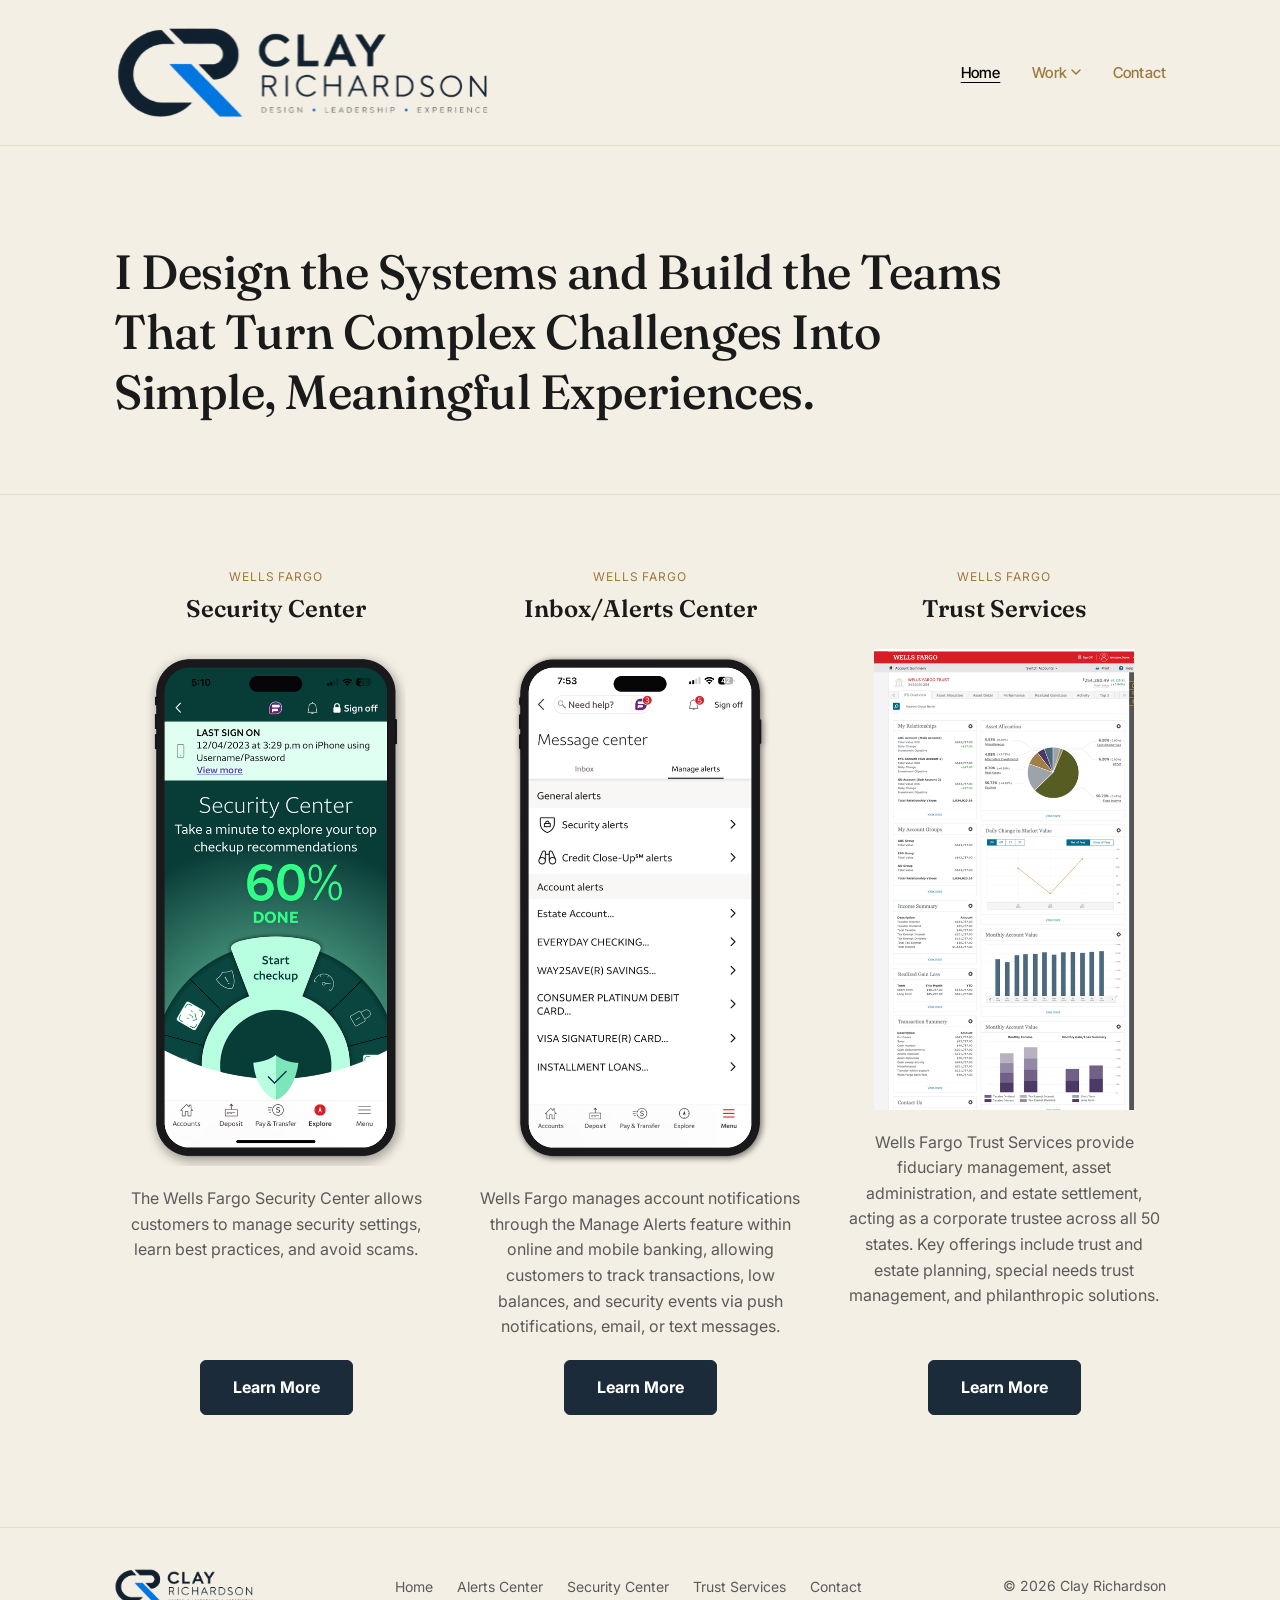
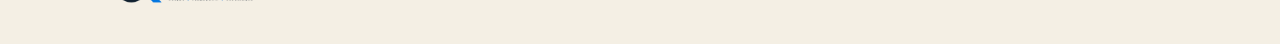
<file: index.html>
<!doctype html>
<html lang="en">
<head>
  <meta charset="UTF-8" />
  <meta name="viewport" content="width=device-width, initial-scale=1, minimum-scale=1" />
  <title>Clay Richardson | UX &amp; Design Leadership</title>
  <meta name="description" content="Clay Richardson — UX and design leadership. I design the systems and build the teams that turn complex challenges into simple, meaningful experiences." />
  <link rel="icon" href="images/cr_favicon.png" type="image/png" />
  <link rel="preconnect" href="https://fonts.googleapis.com" />
  <link rel="preconnect" href="https://fonts.gstatic.com" crossorigin />
  <link href="https://fonts.googleapis.com/css2?family=Fraunces:opsz,wght@9..144,400;9..144,500;9..144,600;9..144,700&family=Inter:wght@400;500;600;700&family=Inter+Tight:wght@400;500;600;700&display=swap" rel="stylesheet" />
  <link rel="stylesheet" href="styles.css" />
</head>
<body>
  <a class="skip-link" href="#main">Skip to content</a>


  <header class="site-header">
    <div class="wrap">
      <a class="site-logo" href="index.html" aria-label="Clay Richardson home">
        <img src="images/cr_logo.png" alt="Clay Richardson | UX &amp; Design Leadership" />
      </a>
      <nav class="site-nav" aria-label="Primary">
        <ul>
          <li><a href="index.html" class="active">Home</a></li>
          <li class="has-dropdown">
            <button type="button" class="dropdown-toggle" aria-haspopup="true" aria-expanded="false">Work
              <svg class="chevron" viewBox="0 0 10 6" fill="none" aria-hidden="true"><path d="M1 1L5 5L9 1" stroke="currentColor" stroke-width="1.5" stroke-linecap="round" stroke-linejoin="round"/></svg>
            </button>
            <ul class="dropdown">
              <li><a href="alerts-center.html">Alerts Center</a></li>
              <li><a href="security-center.html">Security Center</a></li>
              <li><a href="trust-services.html">Trust Services</a></li>
            </ul>
          </li>
          <li><a href="contact.html">Contact</a></li>
        </ul>
      </nav>
      <button class="menu-toggle" aria-expanded="false" aria-label="Toggle menu">Menu</button>
    </div>
  </header>

  <main id="main">
    <section class="hero">
      <div class="wrap">
        <h1>I Design the Systems and Build the Teams That Turn Complex Challenges Into Simple, Meaningful Experiences.</h1>
      </div>
    </section>

    <section class="work">
      <div class="wrap">
        <div class="work-grid">

          <article class="work-tile">
            <span class="work-eyebrow">wells fargo</span>
            <h3>Security Center</h3>
            <div class="work-media">
              <img src="images/iphone-sc-home.png" alt="Wells Fargo Security Center mobile screen" />
            </div>
            <p>The Wells Fargo Security Center allows customers to manage security settings, learn best practices, and avoid scams.</p>
            <a class="btn-primary" href="security-center.html">Learn More</a>
          </article>

          <article class="work-tile">
            <span class="work-eyebrow">Wells fargo</span>
            <h3>Inbox/Alerts Center</h3>
            <div class="work-media">
              <img src="images/new-inbox.png" alt="Wells Fargo Inbox and Alerts Center mobile screen" />
            </div>
            <p>Wells Fargo manages account notifications through the Manage Alerts feature within online and mobile banking, allowing customers to track transactions, low balances, and security events via push notifications, email, or text messages.</p>
            <a class="btn-primary" href="alerts-center.html">Learn More</a>
          </article>

          <article class="work-tile">
            <span class="work-eyebrow">wells fargo</span>
            <h3>Trust Services</h3>
            <div class="work-media">
              <img src="images/new-ifs-dash.png" alt="Wells Fargo Trust Services dashboard" />
            </div>
            <p>Wells Fargo Trust Services provide fiduciary management, asset administration, and estate settlement, acting as a corporate trustee across all 50 states. Key offerings include trust and estate planning, special needs trust management, and philanthropic solutions.</p>
            <a class="btn-primary" href="trust-services.html">Learn More</a>
          </article>

        </div>
      </div>
    </section>
  </main>

  <footer class="site-footer">
    <div class="wrap">
      <a class="site-logo" href="index.html" aria-label="Clay Richardson home">
        <img src="images/cr_logo.png" alt="Clay Richardson | UX &amp; Design Leadership" />
      </a>
      <nav aria-label="Footer">
        <ul>
          <li><a href="index.html">Home</a></li>
          <li><a href="alerts-center.html">Alerts Center</a></li>
          <li><a href="security-center.html">Security Center</a></li>
          <li><a href="trust-services.html">Trust Services</a></li>
          <li><a href="contact.html">Contact</a></li>
        </ul>
      </nav>
      <span class="copyright">© 2026 Clay Richardson</span>
    </div>
  </footer>

  <script src="nav.js"></script>
</body>
</html>
</file>
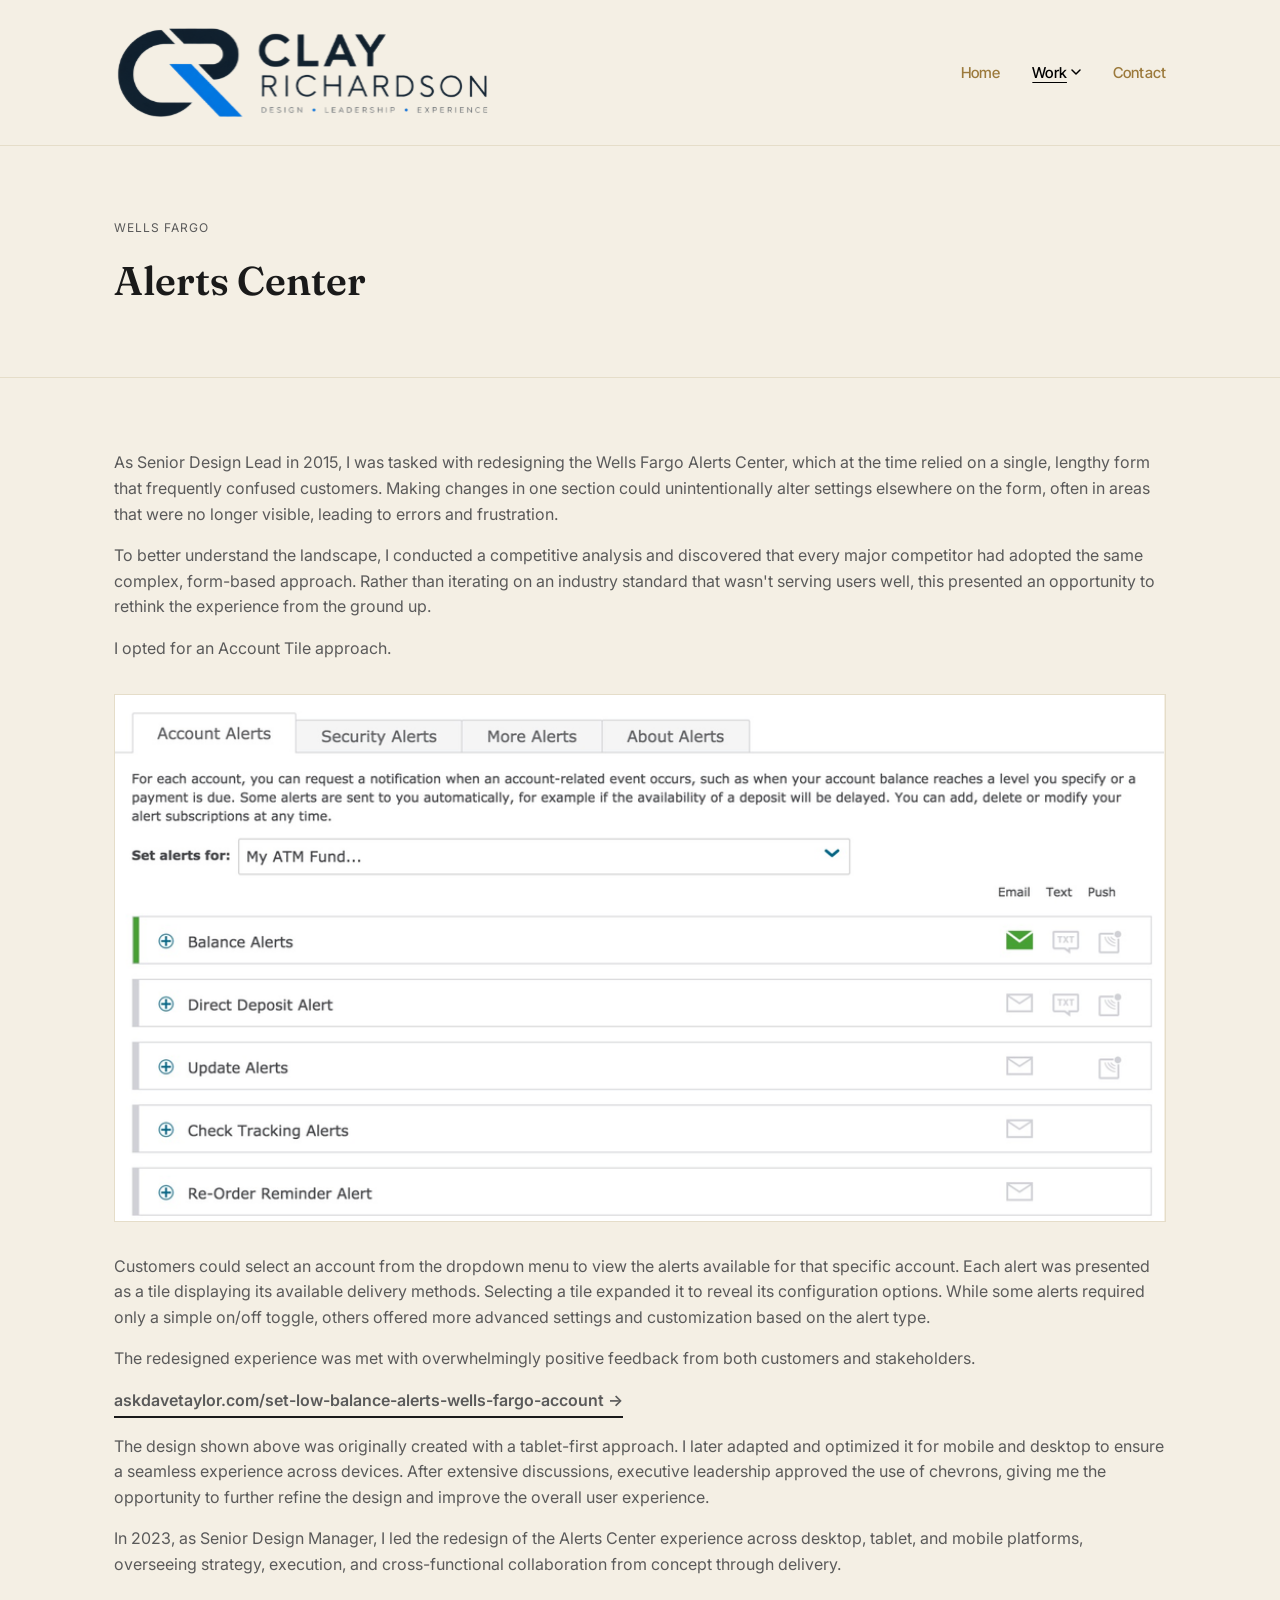
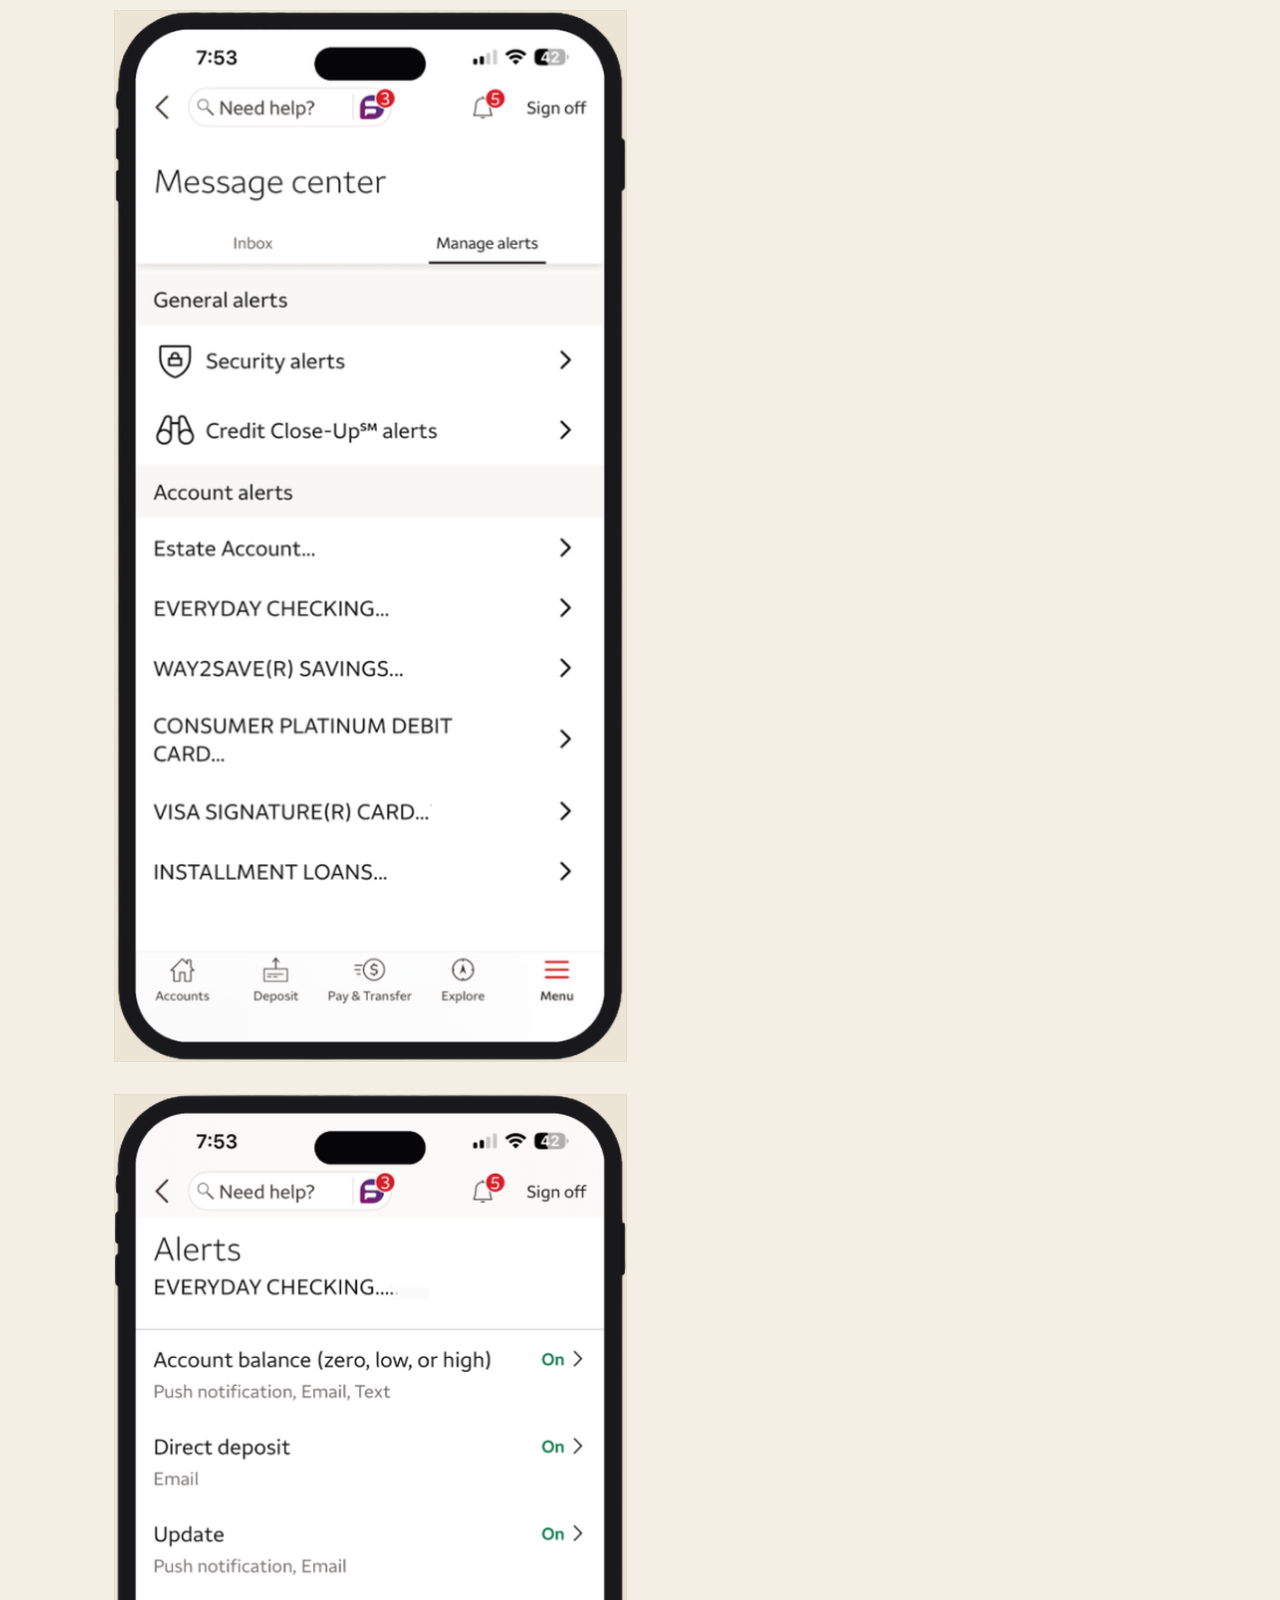
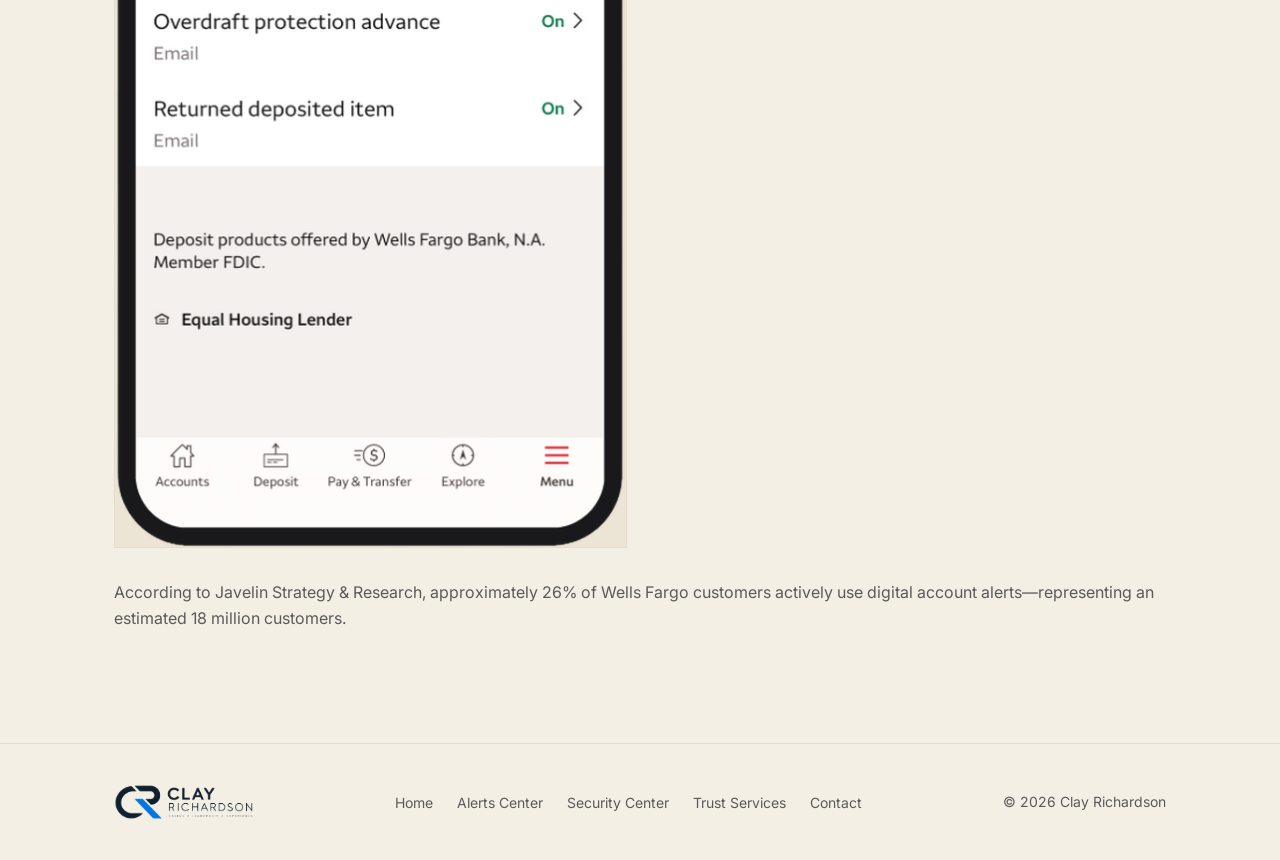
<file: alerts-center.html>
<!doctype html>
<html lang="en">
<head>
  <meta charset="UTF-8" />
  <meta name="viewport" content="width=device-width, initial-scale=1, minimum-scale=1" />
  <title>Alerts Center | Clay Richardson</title>
  <meta name="description" content="Case study: Wells Fargo Inbox/Alerts Center redesign — from a confusing single-form settings page to an Account Tile approach used by an estimated 18 million customers." />
  <link rel="icon" href="images/cr_favicon.png" type="image/png" />
  <link rel="preconnect" href="https://fonts.googleapis.com" />
  <link rel="preconnect" href="https://fonts.gstatic.com" crossorigin />
  <link href="https://fonts.googleapis.com/css2?family=Fraunces:opsz,wght@9..144,400;9..144,500;9..144,600;9..144,700&family=Inter:wght@400;500;600;700&family=Inter+Tight:wght@400;500;600;700&display=swap" rel="stylesheet" />
  <link rel="stylesheet" href="styles.css" />
</head>
<body>
  <a class="skip-link" href="#main">Skip to content</a>


  <header class="site-header">
    <div class="wrap">
      <a class="site-logo" href="index.html" aria-label="Clay Richardson home">
        <img src="images/cr_logo.png" alt="Clay Richardson | UX &amp; Design Leadership" />
      </a>
      <nav class="site-nav" aria-label="Primary">
        <ul>
          <li><a href="index.html">Home</a></li>
          <li class="has-dropdown active">
            <button type="button" class="dropdown-toggle" aria-haspopup="true" aria-expanded="false">Work
              <svg class="chevron" viewBox="0 0 10 6" fill="none" aria-hidden="true"><path d="M1 1L5 5L9 1" stroke="currentColor" stroke-width="1.5" stroke-linecap="round" stroke-linejoin="round"/></svg>
            </button>
            <ul class="dropdown">
              <li><a href="alerts-center.html" class="active">Alerts Center</a></li>
              <li><a href="security-center.html">Security Center</a></li>
              <li><a href="trust-services.html">Trust Services</a></li>
            </ul>
          </li>
          <li><a href="contact.html">Contact</a></li>
        </ul>
      </nav>
      <button class="menu-toggle" aria-expanded="false" aria-label="Toggle menu">Menu</button>
    </div>
  </header>

  <main id="main">
    <section class="page-hero">
      <div class="wrap">
        <span class="eyebrow">Wells Fargo</span>
        <h1>Alerts Center</h1>
      </div>
    </section>

    <section class="page-content">
      <div class="wrap">
        <p>As Senior Design Lead in 2015, I was tasked with redesigning the Wells Fargo Alerts Center, which at the time relied on a single, lengthy form that frequently confused customers. Making changes in one section could unintentionally alter settings elsewhere on the form, often in areas that were no longer visible, leading to errors and frustration.</p>

        <p>To better understand the landscape, I conducted a competitive analysis and discovered that every major competitor had adopted the same complex, form-based approach. Rather than iterating on an industry standard that wasn't serving users well, this presented an opportunity to rethink the experience from the ground up.</p>

        <p>I opted for an Account Tile approach.</p>

        <div class="page-media">
          <img src="images/alerts-first-version.png" alt="Early version of the Account Tile redesign showing an accordion-style list of alert types with email, text, and push delivery icons" />
        </div>

        <p>Customers could select an account from the dropdown menu to view the alerts available for that specific account. Each alert was presented as a tile displaying its available delivery methods. Selecting a tile expanded it to reveal its configuration options. While some alerts required only a simple on/off toggle, others offered more advanced settings and customization based on the alert type.</p>

        <p>The redesigned experience was met with overwhelmingly positive feedback from both customers and stakeholders.</p>

        <p><a class="btn-link" href="https://www.askdavetaylor.com/set-low-balance-alerts-wells-fargo-account" target="_blank" rel="noopener">askdavetaylor.com/set-low-balance-alerts-wells-fargo-account →</a></p>

        <p>The design shown above was originally created with a tablet-first approach. I later adapted and optimized it for mobile and desktop to ensure a seamless experience across devices. After extensive discussions, executive leadership approved the use of chevrons, giving me the opportunity to further refine the design and improve the overall user experience.</p>

        <p>In 2023, as Senior Design Manager, I led the redesign of the Alerts Center experience across desktop, tablet, and mobile platforms, overseeing strategy, execution, and cross-functional collaboration from concept through delivery.</p>

        <div class="page-media size-513">
          <img src="images/alerts-inbox.png" alt="Message center Manage alerts tab showing general and account-level alert categories" />
        </div>

        <div class="page-media size-513">
          <img src="images/alerts-checking-account.png" alt="Alert list for a checking account with masked account number" />
        </div>

        <p>According to Javelin Strategy &amp; Research, approximately 26% of Wells Fargo customers actively use digital account alerts—representing an estimated 18 million customers.</p>
      </div>
    </section>
  </main>

  <footer class="site-footer">
    <div class="wrap">
      <a class="site-logo" href="index.html" aria-label="Clay Richardson home">
        <img src="images/cr_logo.png" alt="Clay Richardson | UX &amp; Design Leadership" />
      </a>
      <nav aria-label="Footer">
        <ul>
          <li><a href="index.html">Home</a></li>
          <li><a href="alerts-center.html">Alerts Center</a></li>
          <li><a href="security-center.html">Security Center</a></li>
          <li><a href="trust-services.html">Trust Services</a></li>
          <li><a href="contact.html">Contact</a></li>
        </ul>
      </nav>
      <span class="copyright">© 2026 Clay Richardson</span>
    </div>
  </footer>

  <script src="nav.js"></script>
</body>
</html>
</file>
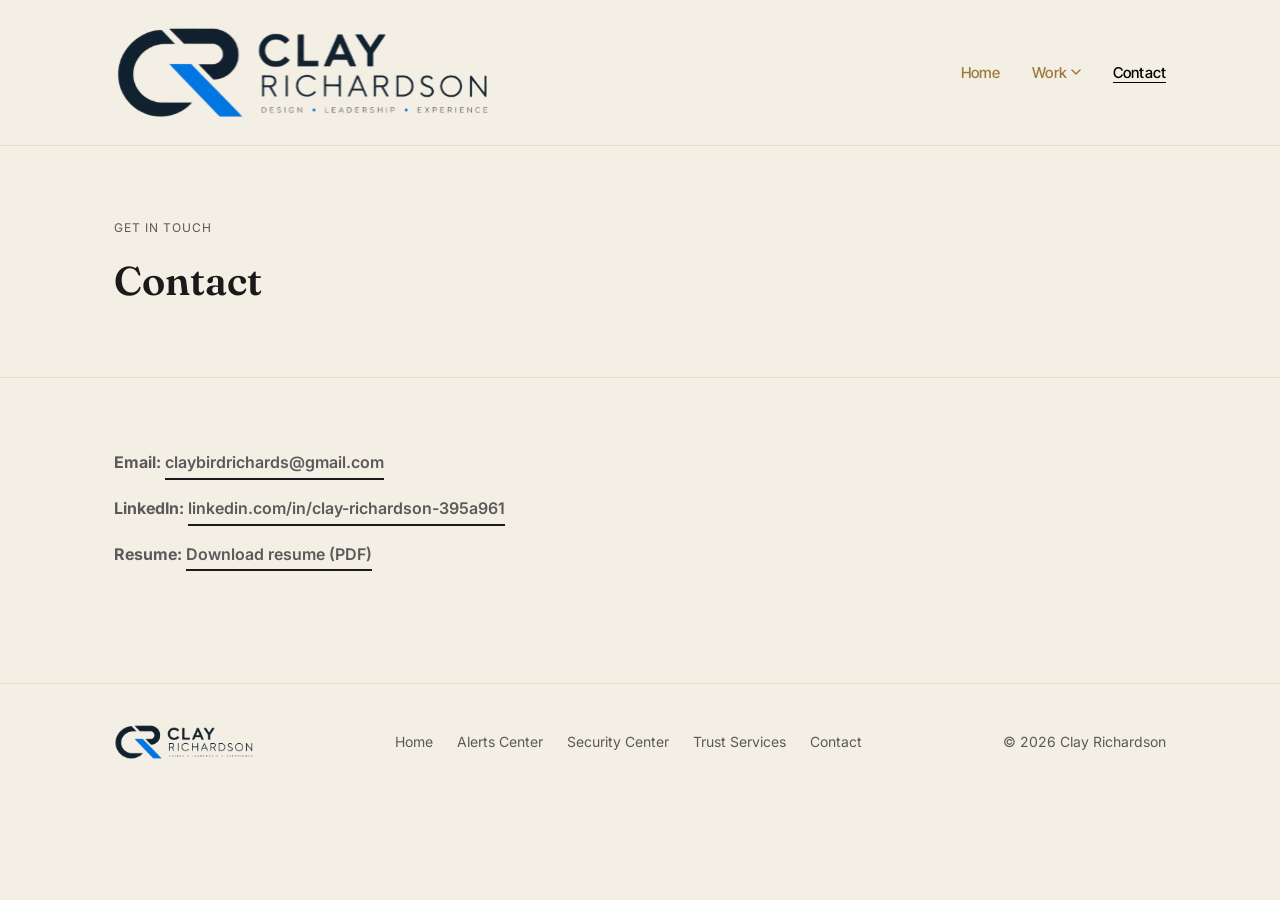
<file: contact.html>
<!doctype html>
<html lang="en">
<head>
  <meta charset="UTF-8" />
  <meta name="viewport" content="width=device-width, initial-scale=1, minimum-scale=1" />
  <title>Contact | Clay Richardson</title>
  <meta name="description" content="Contact Clay Richardson — email, LinkedIn, and resume." />
  <link rel="icon" href="images/cr_favicon.png" type="image/png" />
  <link rel="preconnect" href="https://fonts.googleapis.com" />
  <link rel="preconnect" href="https://fonts.gstatic.com" crossorigin />
  <link href="https://fonts.googleapis.com/css2?family=Fraunces:opsz,wght@9..144,400;9..144,500;9..144,600;9..144,700&family=Inter:wght@400;500;600;700&family=Inter+Tight:wght@400;500;600;700&display=swap" rel="stylesheet" />
  <link rel="stylesheet" href="styles.css" />
</head>
<body>
  <a class="skip-link" href="#main">Skip to content</a>


  <header class="site-header">
    <div class="wrap">
      <a class="site-logo" href="index.html" aria-label="Clay Richardson home">
        <img src="images/cr_logo.png" alt="Clay Richardson | UX &amp; Design Leadership" />
      </a>
      <nav class="site-nav" aria-label="Primary">
        <ul>
          <li><a href="index.html">Home</a></li>
          <li class="has-dropdown">
            <button type="button" class="dropdown-toggle" aria-haspopup="true" aria-expanded="false">Work
              <svg class="chevron" viewBox="0 0 10 6" fill="none" aria-hidden="true"><path d="M1 1L5 5L9 1" stroke="currentColor" stroke-width="1.5" stroke-linecap="round" stroke-linejoin="round"/></svg>
            </button>
            <ul class="dropdown">
              <li><a href="alerts-center.html">Alerts Center</a></li>
              <li><a href="security-center.html">Security Center</a></li>
              <li><a href="trust-services.html">Trust Services</a></li>
            </ul>
          </li>
          <li><a href="contact.html" class="active">Contact</a></li>
        </ul>
      </nav>
      <button class="menu-toggle" aria-expanded="false" aria-label="Toggle menu">Menu</button>
    </div>
  </header>

  <main id="main">
    <section class="page-hero">
      <div class="wrap">
        <span class="eyebrow">Get in touch</span>
        <h1>Contact</h1>
      </div>
    </section>

    <section class="page-content">
      <div class="wrap">
        <p><strong>Email:</strong> <a class="btn-link" href="mailto:claybirdrichards@gmail.com">claybirdrichards@gmail.com</a></p>
        <p><strong>LinkedIn:</strong> <a class="btn-link" href="https://www.linkedin.com/in/clay-richardson-395a961" target="_blank" rel="noreferrer noopener">linkedin.com/in/clay-richardson-395a961</a></p>
        <p><strong>Resume:</strong> <a class="btn-link" href="files/clay_richardson_resume.pdf" target="_blank" rel="noreferrer noopener">Download resume (PDF)</a></p>
      </div>
    </section>
  </main>

  <footer class="site-footer">
    <div class="wrap">
      <a class="site-logo" href="index.html" aria-label="Clay Richardson home">
        <img src="images/cr_logo.png" alt="Clay Richardson | UX &amp; Design Leadership" />
      </a>
      <nav aria-label="Footer">
        <ul>
          <li><a href="index.html">Home</a></li>
          <li><a href="alerts-center.html">Alerts Center</a></li>
          <li><a href="security-center.html">Security Center</a></li>
          <li><a href="trust-services.html">Trust Services</a></li>
          <li><a href="contact.html">Contact</a></li>
        </ul>
      </nav>
      <span class="copyright">© 2026 Clay Richardson</span>
    </div>
  </footer>

  <script src="nav.js"></script>
</body>
</html>
</file>
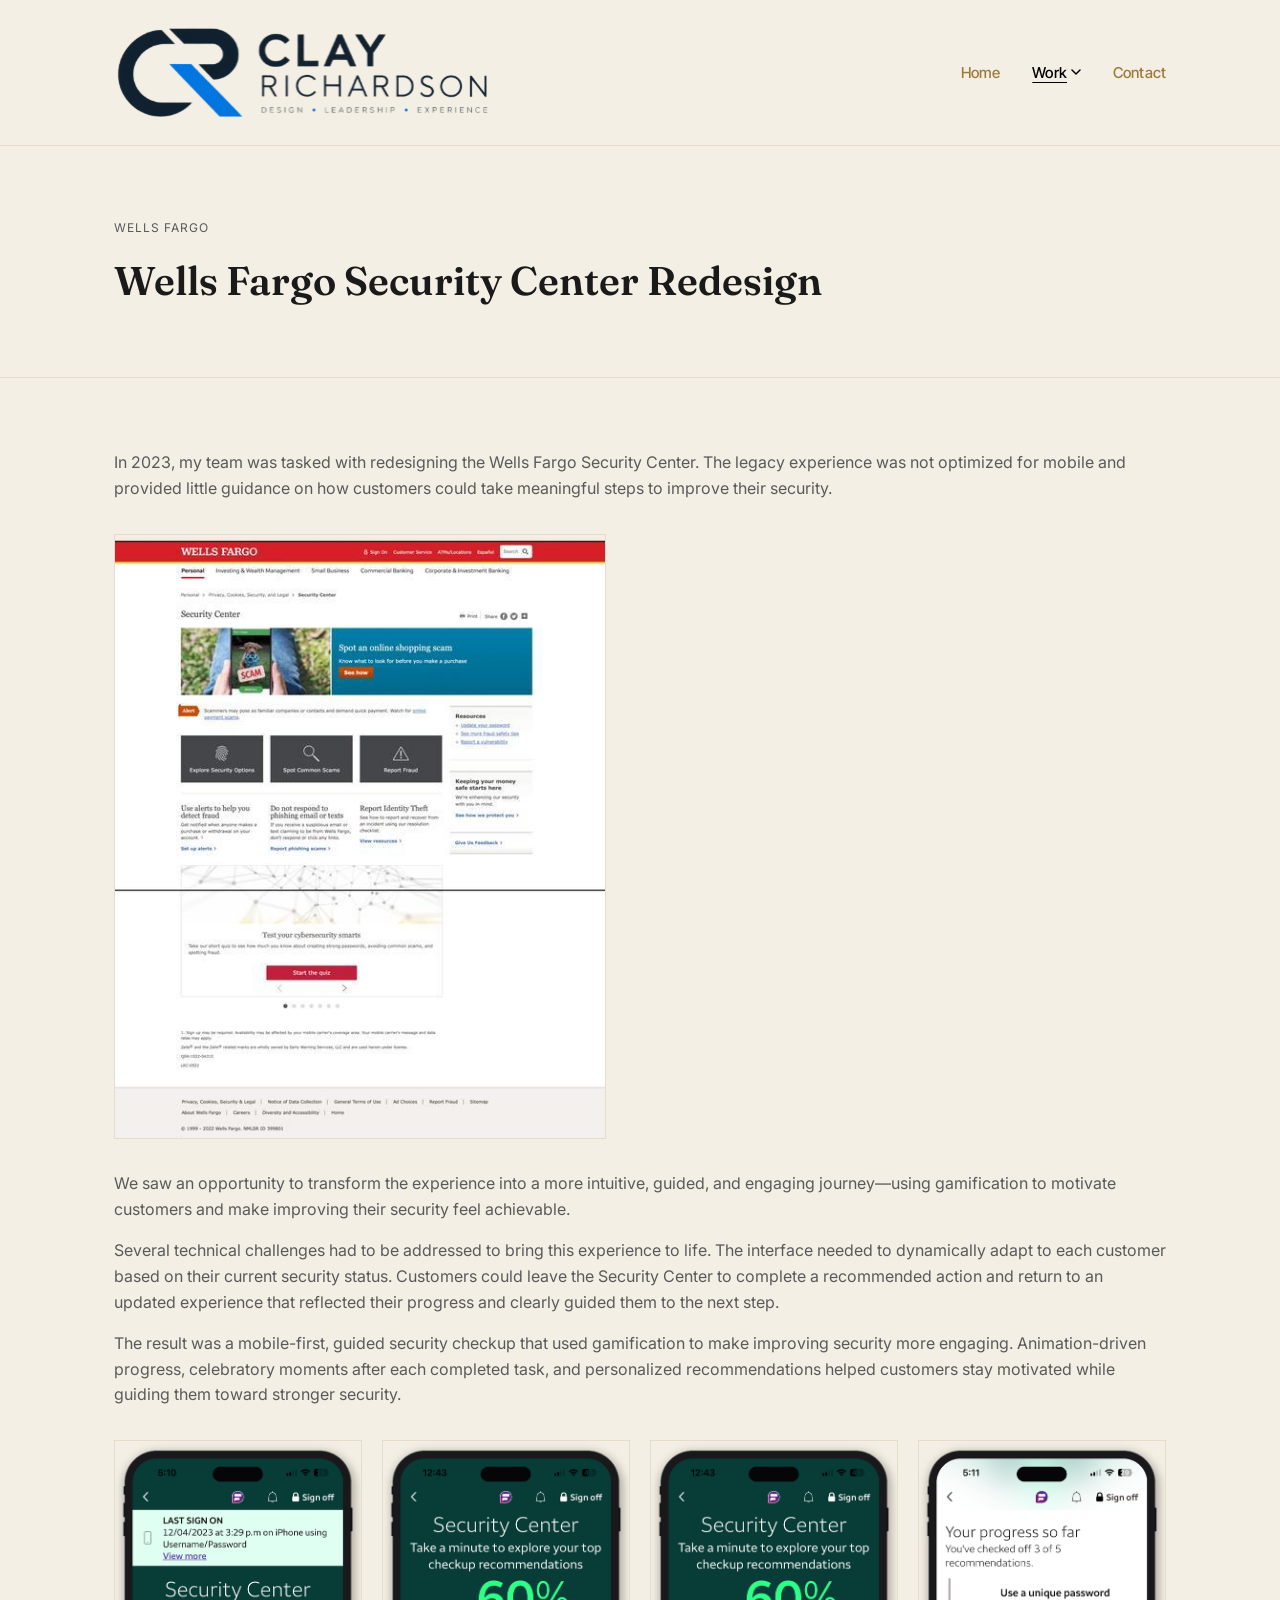
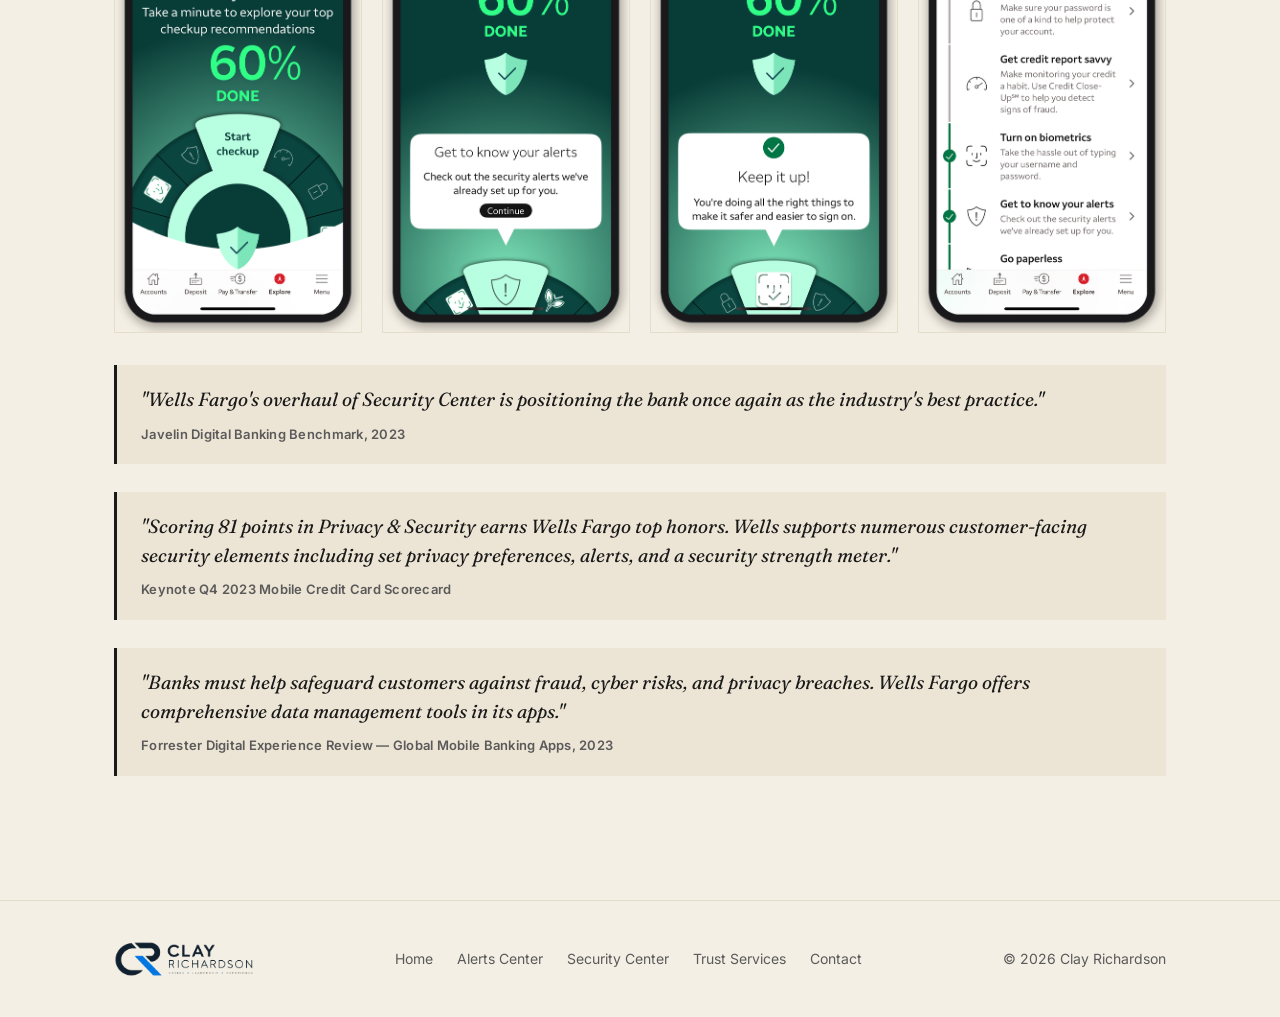
<file: security-center.html>
<!doctype html>
<html lang="en">
<head>
  <meta charset="UTF-8" />
  <meta name="viewport" content="width=device-width, initial-scale=1, minimum-scale=1" />
  <title>Security Center | Clay Richardson</title>
  <meta name="description" content="Wells Fargo Security Center redesign — a mobile-first, gamified security checkup, recognized by Javelin, Keynote, and Forrester as an industry best practice." />
  <link rel="icon" href="images/cr_favicon.png" type="image/png" />
  <link rel="preconnect" href="https://fonts.googleapis.com" />
  <link rel="preconnect" href="https://fonts.gstatic.com" crossorigin />
  <link href="https://fonts.googleapis.com/css2?family=Fraunces:opsz,wght@9..144,400;9..144,500;9..144,600;9..144,700&family=Inter:wght@400;500;600;700&family=Inter+Tight:wght@400;500;600;700&display=swap" rel="stylesheet" />
  <link rel="stylesheet" href="styles.css" />
</head>
<body>
  <a class="skip-link" href="#main">Skip to content</a>


  <header class="site-header">
    <div class="wrap">
      <a class="site-logo" href="index.html" aria-label="Clay Richardson home">
        <img src="images/cr_logo.png" alt="Clay Richardson | UX &amp; Design Leadership" />
      </a>
      <nav class="site-nav" aria-label="Primary">
        <ul>
          <li><a href="index.html">Home</a></li>
          <li class="has-dropdown active">
            <button type="button" class="dropdown-toggle" aria-haspopup="true" aria-expanded="false">Work
              <svg class="chevron" viewBox="0 0 10 6" fill="none" aria-hidden="true"><path d="M1 1L5 5L9 1" stroke="currentColor" stroke-width="1.5" stroke-linecap="round" stroke-linejoin="round"/></svg>
            </button>
            <ul class="dropdown">
              <li><a href="alerts-center.html">Alerts Center</a></li>
              <li><a href="security-center.html" class="active">Security Center</a></li>
              <li><a href="trust-services.html">Trust Services</a></li>
            </ul>
          </li>
          <li><a href="contact.html">Contact</a></li>
        </ul>
      </nav>
      <button class="menu-toggle" aria-expanded="false" aria-label="Toggle menu">Menu</button>
    </div>
  </header>

  <main id="main">
    <section class="page-hero">
      <div class="wrap">
        <span class="eyebrow">Wells Fargo</span>
        <h1>Wells Fargo Security Center Redesign</h1>
      </div>
    </section>

    <section class="page-content">
      <div class="wrap">
        <p>In 2023, my team was tasked with redesigning the Wells Fargo Security Center. The legacy experience was not optimized for mobile and provided little guidance on how customers could take meaningful steps to improve their security.</p>

        <div class="page-media size-492">
          <img src="images/security-before.jpg" alt="The original desktop Wells Fargo Security Center page before the redesign, with a static promo banner and a grid of link tiles" />
        </div>

        <p>We saw an opportunity to transform the experience into a more intuitive, guided, and engaging journey—using gamification to motivate customers and make improving their security feel achievable.</p>

        <p>Several technical challenges had to be addressed to bring this experience to life. The interface needed to dynamically adapt to each customer based on their current security status. Customers could leave the Security Center to complete a recommended action and return to an updated experience that reflected their progress and clearly guided them to the next step.</p>

        <p>The result was a mobile-first, guided security checkup that used gamification to make improving security more engaging. Animation-driven progress, celebratory moments after each completed task, and personalized recommendations helped customers stay motivated while guiding them toward stronger security.</p>

        <div class="page-gallery">
          <figure>
            <img src="images/security-hero.png" alt="Wells Fargo Security Center home screen with a 60% checkup completion ring" />
          </figure>
          <figure>
            <img src="images/security-tip-alerts.png" alt="Checkup recommendation card prompting the customer to review their existing security alerts" />
          </figure>
          <figure>
            <img src="images/security-tip-keepitup.png" alt="Confirmation card telling the customer they're doing all the right things to stay secure" />
          </figure>
          <figure>
            <img src="images/security-checkup-progress.png" alt="Progress screen showing 3 of 5 security recommendations completed, with a vertical checklist" />
          </figure>
        </div>

        <blockquote>
          <p>"Wells Fargo's overhaul of Security Center is positioning the bank once again as the industry's best practice."</p>
          <cite>Javelin Digital Banking Benchmark, 2023</cite>
        </blockquote>

        <blockquote>
          <p>"Scoring 81 points in Privacy &amp; Security earns Wells Fargo top honors. Wells supports numerous customer-facing security elements including set privacy preferences, alerts, and a security strength meter."</p>
          <cite>Keynote Q4 2023 Mobile Credit Card Scorecard</cite>
        </blockquote>

        <blockquote>
          <p>"Banks must help safeguard customers against fraud, cyber risks, and privacy breaches. Wells Fargo offers comprehensive data management tools in its apps."</p>
          <cite>Forrester Digital Experience Review — Global Mobile Banking Apps, 2023</cite>
        </blockquote>
      </div>
    </section>
  </main>

  <footer class="site-footer">
    <div class="wrap">
      <a class="site-logo" href="index.html" aria-label="Clay Richardson home">
        <img src="images/cr_logo.png" alt="Clay Richardson | UX &amp; Design Leadership" />
      </a>
      <nav aria-label="Footer">
        <ul>
          <li><a href="index.html">Home</a></li>
          <li><a href="alerts-center.html">Alerts Center</a></li>
          <li><a href="security-center.html">Security Center</a></li>
          <li><a href="trust-services.html">Trust Services</a></li>
          <li><a href="contact.html">Contact</a></li>
        </ul>
      </nav>
      <span class="copyright">© 2026 Clay Richardson</span>
    </div>
  </footer>

  <script src="nav.js"></script>
</body>
</html>
</file>
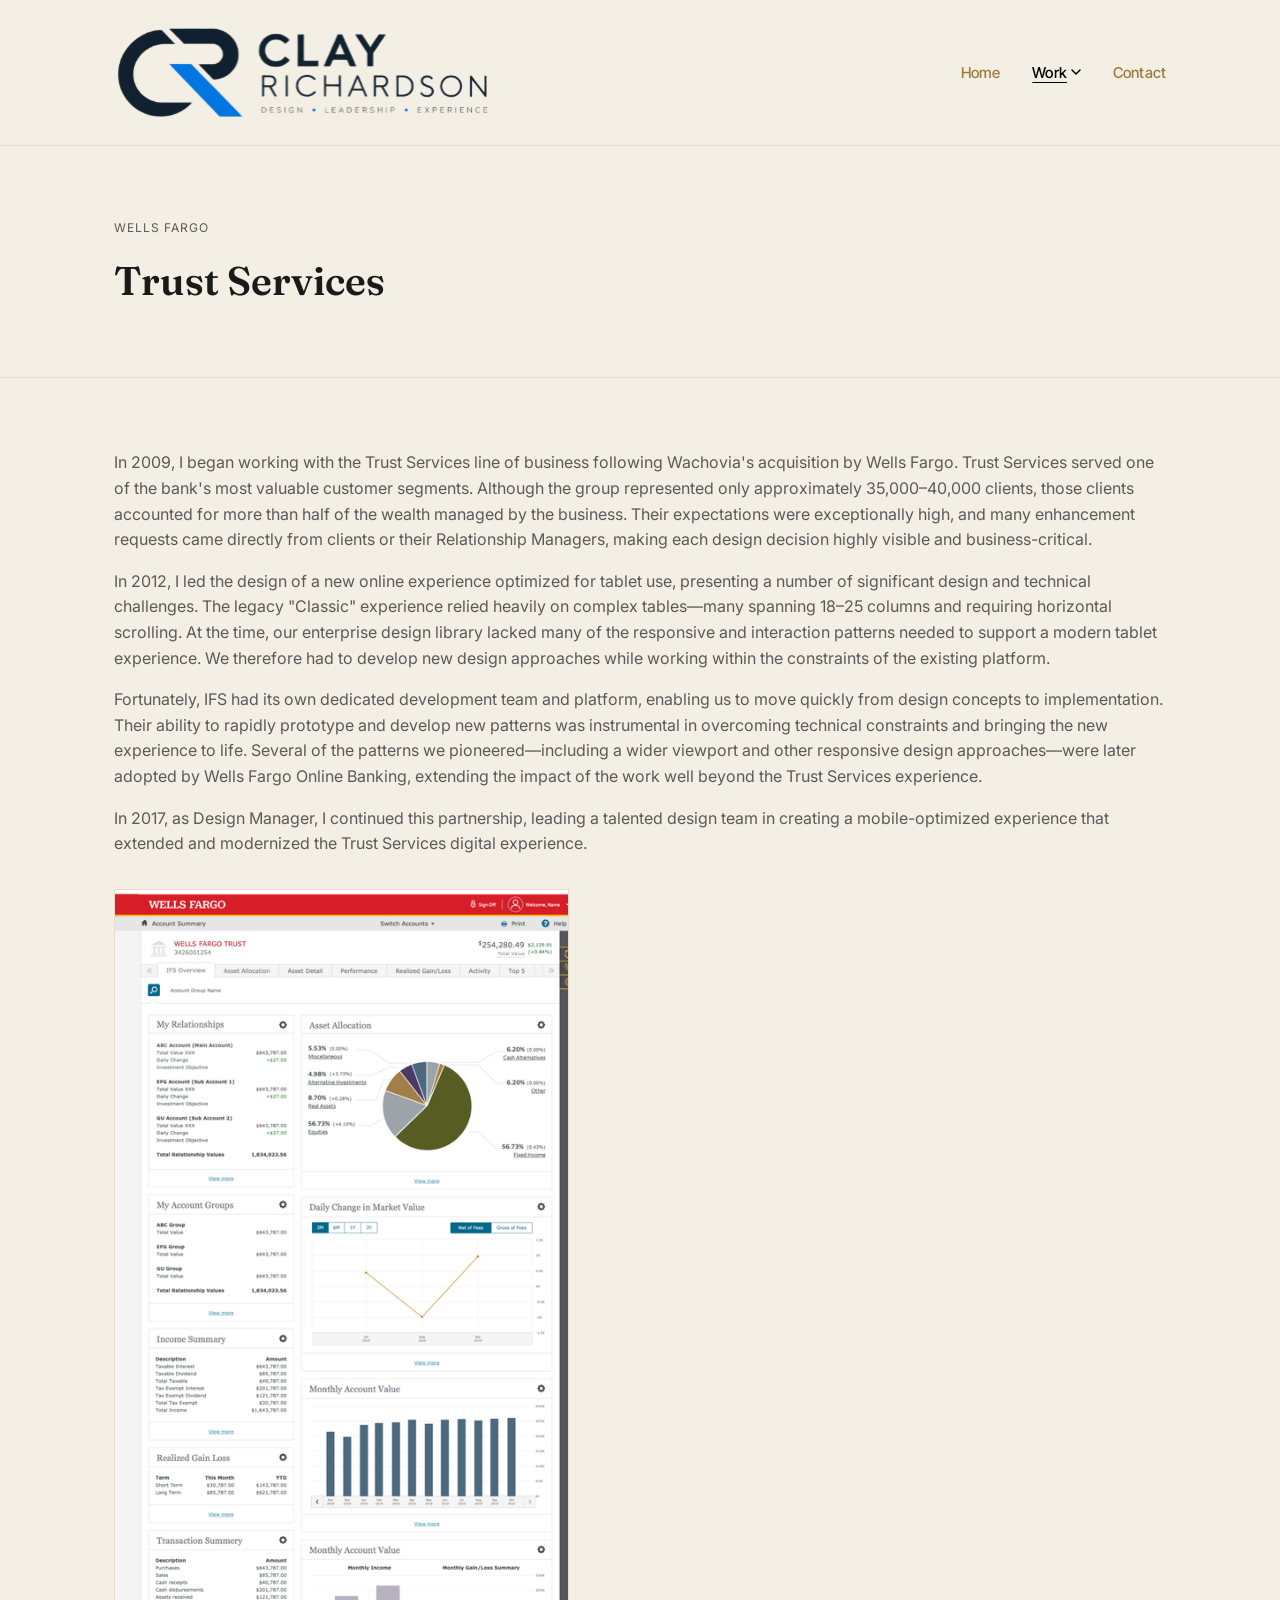
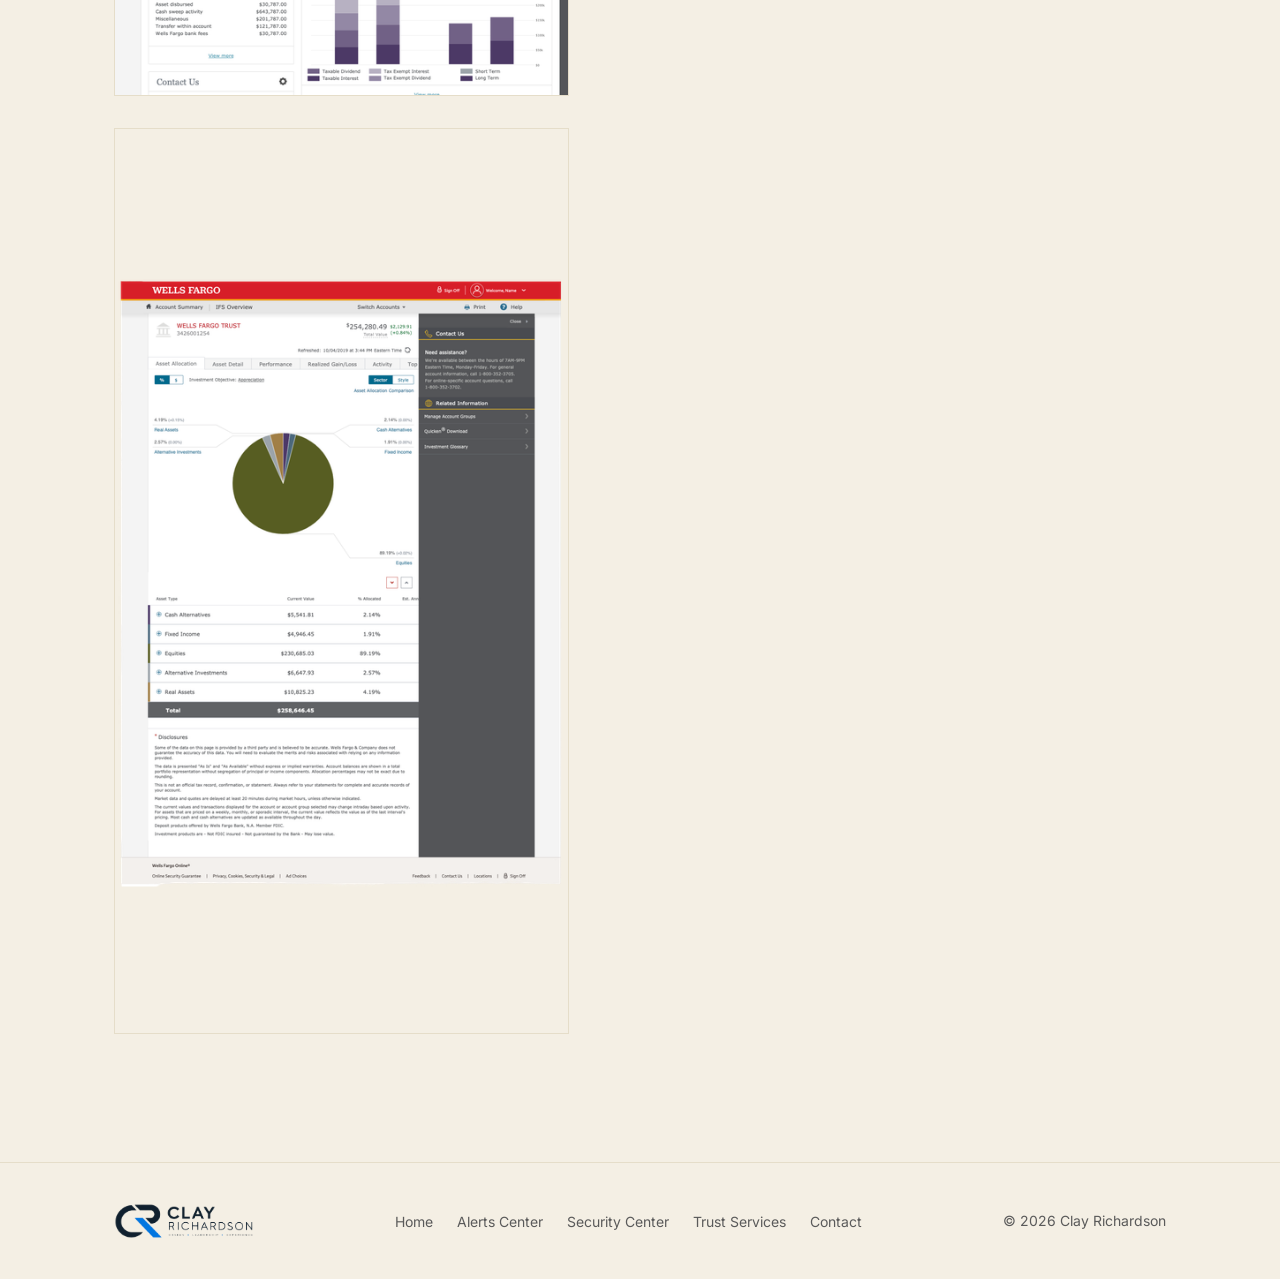
<file: trust-services.html>
<!doctype html>
<html lang="en">
<head>
  <meta charset="UTF-8" />
  <meta name="viewport" content="width=device-width, initial-scale=1, minimum-scale=1" />
  <title>Trust Services | Clay Richardson</title>
  <meta name="description" content="Wells Fargo Trust Services — leading the design of a tablet-first, then mobile-optimized, digital experience for one of the bank's highest-value client segments." />
  <link rel="icon" href="images/cr_favicon.png" type="image/png" />
  <link rel="preconnect" href="https://fonts.googleapis.com" />
  <link rel="preconnect" href="https://fonts.gstatic.com" crossorigin />
  <link href="https://fonts.googleapis.com/css2?family=Fraunces:opsz,wght@9..144,400;9..144,500;9..144,600;9..144,700&family=Inter:wght@400;500;600;700&family=Inter+Tight:wght@400;500;600;700&display=swap" rel="stylesheet" />
  <link rel="stylesheet" href="styles.css" />
</head>
<body>
  <a class="skip-link" href="#main">Skip to content</a>


  <header class="site-header">
    <div class="wrap">
      <a class="site-logo" href="index.html" aria-label="Clay Richardson home">
        <img src="images/cr_logo.png" alt="Clay Richardson | UX &amp; Design Leadership" />
      </a>
      <nav class="site-nav" aria-label="Primary">
        <ul>
          <li><a href="index.html">Home</a></li>
          <li class="has-dropdown active">
            <button type="button" class="dropdown-toggle" aria-haspopup="true" aria-expanded="false">Work
              <svg class="chevron" viewBox="0 0 10 6" fill="none" aria-hidden="true"><path d="M1 1L5 5L9 1" stroke="currentColor" stroke-width="1.5" stroke-linecap="round" stroke-linejoin="round"/></svg>
            </button>
            <ul class="dropdown">
              <li><a href="alerts-center.html">Alerts Center</a></li>
              <li><a href="security-center.html">Security Center</a></li>
              <li><a href="trust-services.html" class="active">Trust Services</a></li>
            </ul>
          </li>
          <li><a href="contact.html">Contact</a></li>
        </ul>
      </nav>
      <button class="menu-toggle" aria-expanded="false" aria-label="Toggle menu">Menu</button>
    </div>
  </header>

  <main id="main">
    <section class="page-hero">
      <div class="wrap">
        <span class="eyebrow">Wells Fargo</span>
        <h1>Trust Services</h1>
      </div>
    </section>

    <section class="page-content">
      <div class="wrap">
        <p>In 2009, I began working with the Trust Services line of business following Wachovia's acquisition by Wells Fargo. Trust Services served one of the bank's most valuable customer segments. Although the group represented only approximately 35,000–40,000 clients, those clients accounted for more than half of the wealth managed by the business. Their expectations were exceptionally high, and many enhancement requests came directly from clients or their Relationship Managers, making each design decision highly visible and business-critical.</p>

        <p>In 2012, I led the design of a new online experience optimized for tablet use, presenting a number of significant design and technical challenges. The legacy "Classic" experience relied heavily on complex tables—many spanning 18–25 columns and requiring horizontal scrolling. At the time, our enterprise design library lacked many of the responsive and interaction patterns needed to support a modern tablet experience. We therefore had to develop new design approaches while working within the constraints of the existing platform.</p>

        <p>Fortunately, IFS had its own dedicated development team and platform, enabling us to move quickly from design concepts to implementation. Their ability to rapidly prototype and develop new patterns was instrumental in overcoming technical constraints and bringing the new experience to life. Several of the patterns we pioneered—including a wider viewport and other responsive design approaches—were later adopted by Wells Fargo Online Banking, extending the impact of the work well beyond the Trust Services experience.</p>

        <p>In 2017, as Design Manager, I continued this partnership, leading a talented design team in creating a mobile-optimized experience that extended and modernized the Trust Services digital experience.</p>

        <div class="page-media size-455">
          <img src="images/trust-dashboard.png" alt="Wells Fargo Trust Services IFS Overview dashboard showing relationships, asset allocation, income summary, and account value charts" />
        </div>

        <div class="page-media size-455">
          <img src="images/trust-asset-allocation.png" alt="Trust Services Asset Allocation detail screen with sector breakdown and asset type table" />
        </div>
      </div>
    </section>
  </main>

  <footer class="site-footer">
    <div class="wrap">
      <a class="site-logo" href="index.html" aria-label="Clay Richardson home">
        <img src="images/cr_logo.png" alt="Clay Richardson | UX &amp; Design Leadership" />
      </a>
      <nav aria-label="Footer">
        <ul>
          <li><a href="index.html">Home</a></li>
          <li><a href="alerts-center.html">Alerts Center</a></li>
          <li><a href="security-center.html">Security Center</a></li>
          <li><a href="trust-services.html">Trust Services</a></li>
          <li><a href="contact.html">Contact</a></li>
        </ul>
      </nav>
      <span class="copyright">© 2026 Clay Richardson</span>
    </div>
  </footer>

  <script src="nav.js"></script>
</body>
</html>
</file>
<file: styles.css>
/* ==========================================================================
   Clay Richardson — Portfolio
   Minimal, clean styling matching the live clayrichardson.com WordPress site
   ========================================================================== */

:root {
  --color-text: #1a1a1a;
  --color-text-muted: #5a5a5a;
  --color-bg: #f4efe4;
  --color-border: #e5ddc9;
  --color-accent: #1a1a1a;
  --max-width: 1100px;
  --font-display: "Fraunces", Georgia, "Times New Roman", serif;
  --font-body: "Inter", -apple-system, BlinkMacSystemFont, "Segoe UI", Helvetica, Arial, sans-serif;
  --font-nav: "Inter Tight", -apple-system, BlinkMacSystemFont, "Segoe UI", Helvetica, Arial, sans-serif;
  --color-nav: #9c7a3c;
}

* {
  box-sizing: border-box;
}

html {
  scroll-behavior: smooth;
}

body {
  margin: 0;
  font-family: var(--font-body);
  color: var(--color-text);
  background: var(--color-bg);
  line-height: 1.6;
  -webkit-font-smoothing: antialiased;
}

a {
  color: inherit;
  text-decoration: none;
}

img {
  max-width: 100%;
  display: block;
}

.wrap {
  max-width: var(--max-width);
  margin: 0 auto;
  padding: 0 24px;
}

/* Skip link */
.skip-link {
  position: absolute;
  left: -999px;
  top: 0;
  background: var(--color-text);
  color: #fff;
  padding: 8px 16px;
  z-index: 100;
}
.skip-link:focus {
  left: 0;
}

/* Header */
.site-header {
  border-bottom: 1px solid var(--color-border);
  position: sticky;
  top: 0;
  background: var(--color-bg);
  z-index: 50;
}

.site-header .wrap {
  display: flex;
  align-items: center;
  justify-content: space-between;
  padding-top: 24px;
  padding-bottom: 24px;
}

.site-header .site-logo img {
  width: 380px;
  height: auto;
}

.site-footer .site-logo img {
  height: 36px;
  width: auto;
}

.site-nav {
  display: flex;
  align-items: center;
  gap: 32px;
}

.site-nav > ul {
  list-style: none;
  display: flex;
  gap: 32px;
  margin: 0;
  padding: 0;
  align-items: center;
}

.site-nav a {
  font-family: var(--font-nav);
  font-size: 15px;
  font-weight: 500;
  letter-spacing: 0.01em;
  color: var(--color-nav);
  transition: color 0.15s ease;
}

.site-nav a:hover,
.site-nav a:focus-visible,
.site-nav a.active {
  color: #000000;
  text-decoration: underline;
  text-underline-offset: 4px;
}

.has-dropdown {
  position: relative;
}

.dropdown-toggle {
  font-family: var(--font-nav);
  font-size: 15px;
  font-weight: 500;
  letter-spacing: 0.01em;
  color: var(--color-nav);
  background: none;
  border: none;
  padding: 0;
  cursor: pointer;
  display: inline-flex;
  align-items: center;
  gap: 4px;
  transition: color 0.15s ease;
}

.dropdown-toggle:hover,
.dropdown-toggle:focus-visible,
.has-dropdown.active .dropdown-toggle {
  color: #000000;
  text-decoration: underline;
  text-underline-offset: 4px;
}

.dropdown-toggle .chevron {
  width: 10px;
  height: 10px;
  transition: transform 0.15s ease;
}

.has-dropdown.dropdown-open .dropdown-toggle .chevron,
.has-dropdown:hover .dropdown-toggle .chevron {
  transform: rotate(180deg);
}

.dropdown {
  list-style: none;
  margin: 0;
  padding: 8px 0;
  position: absolute;
  top: 100%;
  left: 0;
  background: var(--color-bg);
  border: 1px solid var(--color-border);
  min-width: 200px;
  display: none;
  flex-direction: column;
  gap: 0;
  box-shadow: 0 8px 24px rgba(0, 0, 0, 0.06);
}

.has-dropdown:hover .dropdown,
.has-dropdown.dropdown-open .dropdown {
  display: flex;
}

.dropdown li a {
  display: block;
  padding: 10px 16px;
  font-family: var(--font-nav);
  font-weight: 400;
  color: var(--color-nav);
}

.dropdown li a:hover,
.dropdown li a:focus-visible,
.dropdown li a.active {
  color: #000000;
}

.dropdown li a:hover {
  background: #ece4d4;
  text-decoration: none;
}

.menu-toggle {
  display: none;
  background: none;
  border: 1px solid var(--color-border);
  border-radius: 4px;
  padding: 8px 12px;
  font-size: 15px;
  cursor: pointer;
}

/* Hero */
.hero {
  padding: 96px 0 72px;
  border-bottom: 1px solid var(--color-border);
}

.hero h1 {
  font-family: var(--font-display);
  font-size: clamp(28px, 4.4vw, 48px);
  line-height: 1.25;
  font-weight: 500;
  max-width: 900px;
  margin: 0;
  letter-spacing: -0.01em;
}

/* Section: work grid — three tiles side by side, matching the live site */
.work {
  padding: 72px 0;
}

.work-grid {
  display: grid;
  grid-template-columns: repeat(3, 1fr);
  gap: 40px;
}

.work-tile {
  display: flex;
  flex-direction: column;
  align-items: center;
  text-align: center;
}

.work-tile .btn-link,
.work-tile .btn-primary {
  margin-top: auto;
}

.work-eyebrow {
  text-transform: uppercase;
  font-size: 12px;
  letter-spacing: 0.08em;
  color: #9c7a3c;
  margin-bottom: 4px;
  display: block;
}

.work-tile h3 {
  font-family: var(--font-display);
  font-size: 24px;
  font-weight: 600;
  margin: 0 0 20px;
}

.work-tile p {
  color: var(--color-text-muted);
  margin: 20px 0 20px;
  max-width: 40ch;
}

.work-media {
  background: #ece4d4;
  display: flex;
  align-items: center;
  justify-content: center;
  width: 80%;
  margin: 0 auto;
  overflow: hidden;
}

.work-media img {
  width: 100%;
  height: auto;
}

.btn-link {
  display: inline-block;
  font-weight: 600;
  border-bottom: 2px solid var(--color-text);
  padding-bottom: 2px;
}

.btn-link:hover {
  opacity: 0.7;
}

.btn-primary {
  display: inline-block;
  background: #1c2b3a;
  color: #ffffff;
  font-family: var(--font-body);
  font-weight: 700;
  font-size: 16px;
  padding: 14px 32px;
  border-radius: 6px;
  border: 1px solid #1c2b3a;
  text-decoration: none;
  transition: background 0.15s ease, transform 0.1s ease;
}

.btn-primary:hover,
.btn-primary:focus-visible {
  background: #0f1c27;
}

.btn-primary:active {
  transform: translateY(1px);
}

/* Placeholder banner (dev-only, remove once real content/images are swapped in) */
.placeholder-note {
  background: #fff8e1;
  border: 1px solid #f0d97a;
  color: #6b5b00;
  font-size: 13px;
  padding: 10px 16px;
  text-align: center;
}

/* Page hero (sub-pages) */
.page-hero {
  padding: 72px 0 48px;
  border-bottom: 1px solid var(--color-border);
}

.page-hero .eyebrow {
  text-transform: uppercase;
  font-size: 12px;
  letter-spacing: 0.08em;
  color: var(--color-text-muted);
  display: block;
  margin-bottom: 12px;
}

.page-hero h1 {
  font-family: var(--font-display);
  font-size: clamp(26px, 4vw, 40px);
  margin: 0 0 16px;
  font-weight: 600;
}

.page-hero p {
  max-width: 65ch;
  color: var(--color-text-muted);
  font-size: 18px;
}

.page-content {
  padding: 56px 0;
}

.page-content h2 {
  font-family: var(--font-display);
  font-size: 22px;
  font-weight: 600;
  margin: 40px 0 16px;
}

.page-content h2:first-child {
  margin-top: 0;
}

.page-content p {
  color: var(--color-text-muted);
  max-width: 100%;
}

.page-content ul {
  color: var(--color-text-muted);
  max-width: 100%;
}

.page-content blockquote {
  margin: 28px 0;
  padding: 20px 24px;
  border-left: 3px solid var(--color-text);
  background: #ece4d4;
  max-width: 100%;
}

.page-content blockquote p {
  font-family: var(--font-display);
  font-style: italic;
  font-size: 19px;
  line-height: 1.5;
  color: var(--color-text);
  margin: 0 0 10px;
}

.page-content blockquote cite {
  display: block;
  font-style: normal;
  font-weight: 600;
  font-size: 13px;
  letter-spacing: 0.02em;
  color: var(--color-text-muted);
}

.page-media {
  background: #ece4d4;
  border: 1px solid var(--color-border);
  min-height: 400px;
  display: flex;
  align-items: center;
  justify-content: center;
  margin: 32px 0;
  overflow: hidden;
}

.page-media img {
  width: 100%;
  height: auto;
}

.page-media.size-492 {
  max-width: 492px;
}

.page-media.size-455 {
  max-width: 455px;
}

.page-media.size-513 {
  max-width: 513px;
}

/* Image gallery for case study pages */
.page-gallery {
  display: grid;
  grid-template-columns: repeat(auto-fit, minmax(220px, 1fr));
  gap: 20px;
  margin: 32px 0;
}

.page-gallery figure {
  margin: 0;
  border: 1px solid var(--color-border);
  background: #ece4d4;
  overflow: hidden;
}

.page-gallery img {
  width: 100%;
  height: auto;
  display: block;
}

.page-gallery figcaption {
  padding: 10px 14px;
  font-size: 13px;
  color: var(--color-text-muted);
  background: #ece4d4;
  border-top: 1px solid var(--color-border);
}

.page-gallery .span-2 {
  grid-column: span 2;
}

@media (max-width: 640px) {
  .page-gallery .span-2 {
    grid-column: span 1;
  }
}

/* Contact form */
.contact-form {
  max-width: 560px;
  margin-top: 24px;
}

.contact-form label {
  display: block;
  font-weight: 600;
  font-size: 14px;
  margin-bottom: 6px;
}

.contact-form input,
.contact-form textarea {
  width: 100%;
  padding: 12px 14px;
  border: 1px solid var(--color-border);
  border-radius: 4px;
  font-family: inherit;
  font-size: 15px;
  margin-bottom: 20px;
}

.contact-form textarea {
  min-height: 140px;
  resize: vertical;
}

.contact-form button {
  background: var(--color-text);
  color: #fff;
  border: none;
  padding: 12px 28px;
  font-size: 15px;
  font-weight: 600;
  border-radius: 4px;
  cursor: pointer;
}

.contact-form button:hover {
  opacity: 0.85;
}

/* Footer */
.site-footer {
  border-top: 1px solid var(--color-border);
  padding: 40px 0;
  margin-top: 40px;
}

.site-footer .wrap {
  display: flex;
  flex-wrap: wrap;
  align-items: center;
  justify-content: space-between;
  gap: 20px;
}

.site-footer nav ul {
  list-style: none;
  display: flex;
  gap: 24px;
  margin: 0;
  padding: 0;
  flex-wrap: wrap;
}

.site-footer nav a {
  font-size: 14px;
  color: var(--color-text-muted);
}

.site-footer nav a:hover {
  color: var(--color-text);
}

.site-footer .copyright {
  font-size: 14px;
  color: var(--color-text-muted);
}

/* Focus visibility */
a:focus-visible,
button:focus-visible,
input:focus-visible,
textarea:focus-visible {
  outline: 2px solid #1a1a1a;
  outline-offset: 2px;
}

/* Responsive */
@media (max-width: 900px) {
  .work-grid {
    grid-template-columns: 1fr;
    gap: 56px;
  }
}

@media (max-width: 760px) {
  .site-header .site-logo img {
    width: 220px;
  }
  .site-nav {
    display: none;
  }
  .menu-toggle {
    display: block;
  }
  .site-header.nav-open .site-nav {
    display: flex;
    position: absolute;
    top: 100%;
    left: 0;
    right: 0;
    background: var(--color-bg);
    border-bottom: 1px solid var(--color-border);
    flex-direction: column;
    align-items: flex-start;
    padding: 16px 24px 24px;
    gap: 16px;
  }
  .site-header.nav-open .site-nav > ul {
    flex-direction: column;
    gap: 16px;
    width: 100%;
  }
  .dropdown {
    position: static;
    border: none;
    box-shadow: none;
    padding-left: 12px;
  }
  .has-dropdown:hover .dropdown {
    display: none;
  }
  .has-dropdown.dropdown-open .dropdown {
    display: flex;
  }
  .hero {
    padding: 56px 0 40px;
  }
}

@media (prefers-reduced-motion: reduce) {
  html {
    scroll-behavior: auto;
  }
}
</file>
